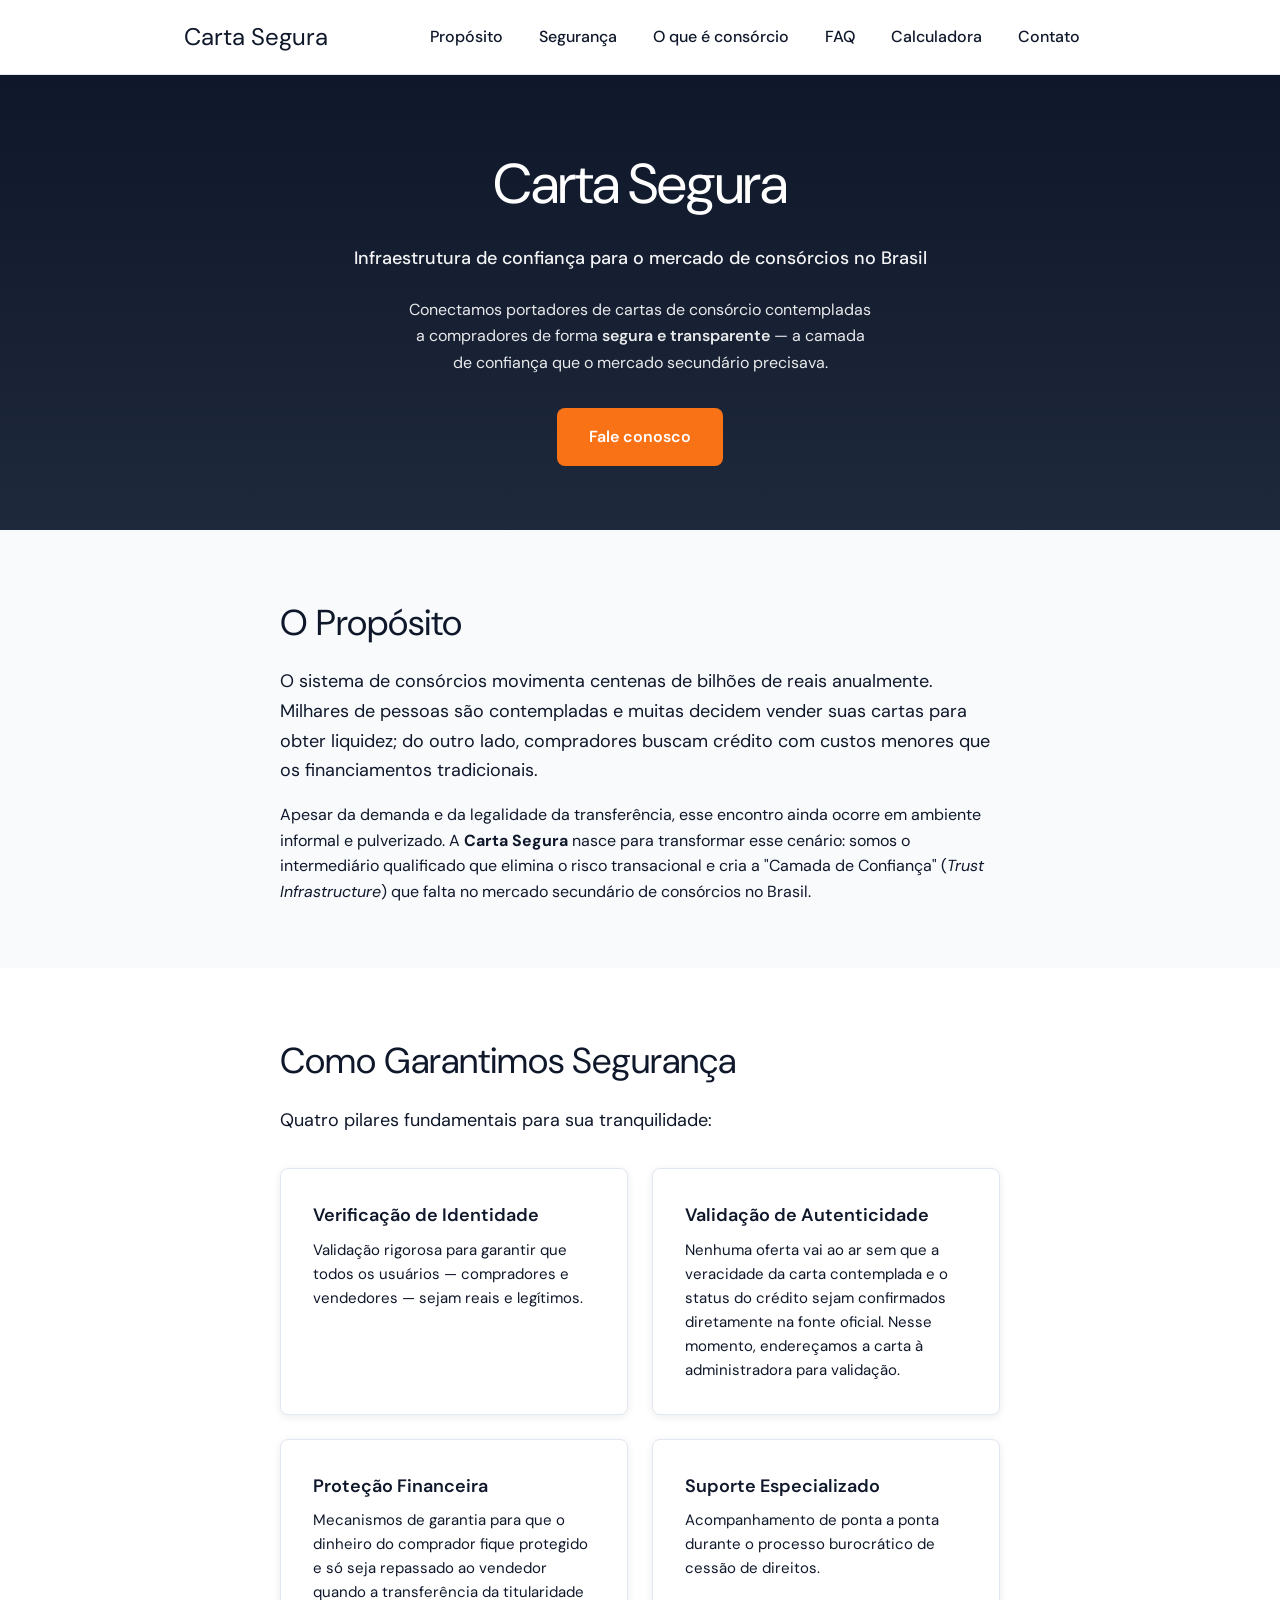
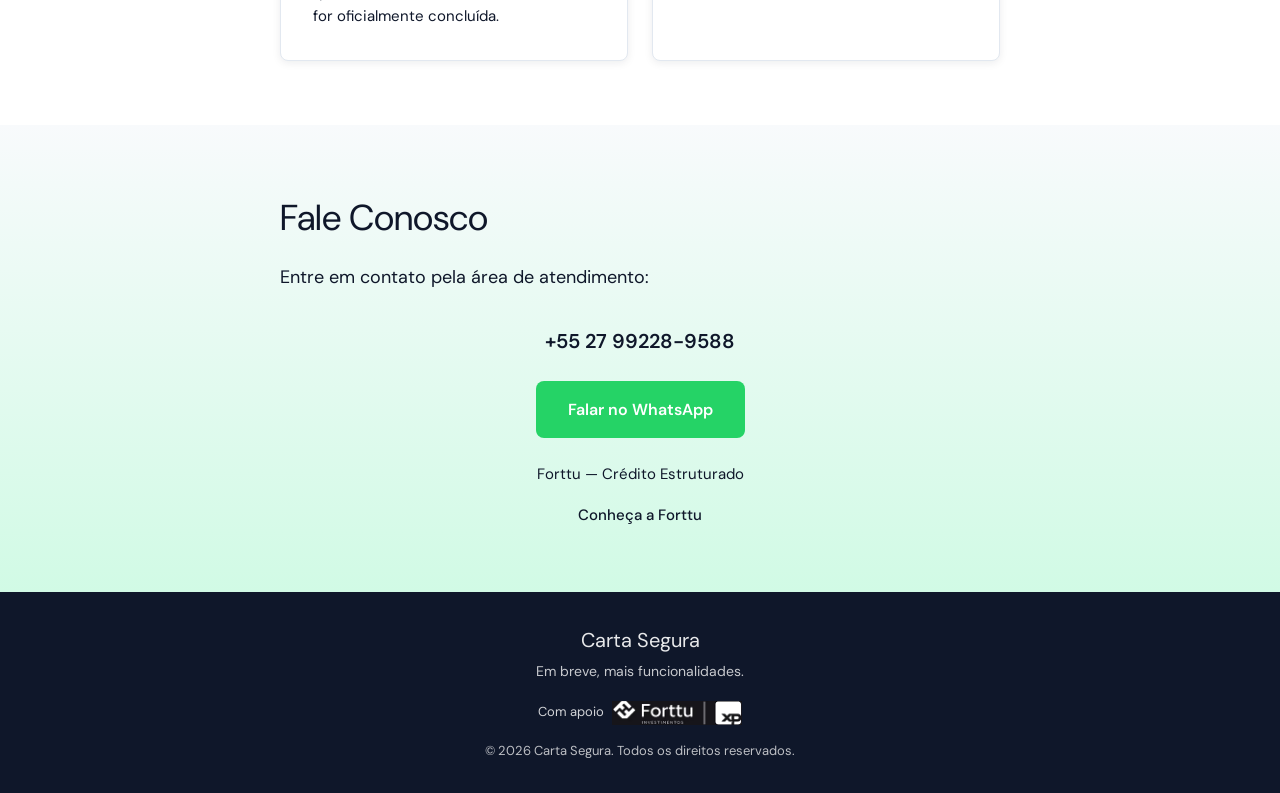
<file: index.html>
<!DOCTYPE html>
<html lang="pt-BR">
<head>
  <meta charset="UTF-8">
  <meta name="viewport" content="width=device-width, initial-scale=1.0">
  <meta name="description" content="Carta Segura é a infraestrutura de confiança para compra e venda de carta de consórcio contemplada. Validamos com a administradora, reduzimos fraudes e protegemos compradores e vendedores no mercado secundário de consórcios.">
  <title>Carta Segura — Compra e Venda Segura de Carta de Consórcio Contemplada</title>
  <link rel="canonical" href="https://www.cartasegura.com.br/">
  <meta property="og:title" content="Carta Segura — Compra e Venda Segura de Carta de Consórcio Contemplada">
  <meta property="og:description" content="Marketplace seguro para compra e venda de carta de consórcio contemplada com validação direta na administradora, proteção financeira e suporte especializado.">
  <meta property="og:type" content="website">
  <meta property="og:url" content="https://www.cartasegura.com.br/">
  <meta property="og:image" content="https://www.cartasegura.com.br/og-image-carta-segura.png">
  <meta name="twitter:card" content="summary_large_image">
  <meta name="twitter:title" content="Carta Segura — Compra e Venda Segura de Carta de Consórcio Contemplada">
  <meta name="twitter:description" content="Simule e negocie cartas de consórcio contempladas com segurança, transparência e validação junto à administradora.">
  <!-- Google tag (gtag.js) -->
  <script async src="https://www.googletagmanager.com/gtag/js?id=G-836F8RKCVV"></script>
  <script>
    window.dataLayer = window.dataLayer || [];
    function gtag(){dataLayer.push(arguments);}
    gtag('js', new Date());

    gtag('config', 'G-836F8RKCVV');
  </script>
  <link rel="stylesheet" href="css/style.css">
  <link rel="preconnect" href="https://fonts.googleapis.com">
  <link rel="preconnect" href="https://fonts.gstatic.com" crossorigin>
  <link href="https://fonts.googleapis.com/css2?family=DM+Sans:ital,opsz,wght@0,9..40,400;0,9..40,500;0,9..40,600&family=Instrument+Serif:ital@0;1&display=swap" rel="stylesheet">
  <script type="application/ld+json">
  {
    "@context": "https://schema.org",
    "@type": "Organization",
    "name": "Carta Segura",
    "url": "https://www.cartasegura.com.br/",
    "description": "Plataforma digital que conecta, com segurança e transparência, vendedores e compradores de cartas de consórcio contempladas.",
    "telephone": "+55-27-99228-9588",
    "sameAs": [
      "https://www.forttu.com.br/"
    ]
  }
  </script>
</head>
<body>
  <header class="header">
    <div class="header__inner">
      <a href="index.html" class="logo" aria-label="Carta Segura - Página inicial">Carta Segura</a>
      <button type="button" class="nav-toggle" aria-label="Abrir menu" aria-expanded="false">
        <span class="nav-toggle__bar"></span>
        <span class="nav-toggle__bar"></span>
        <span class="nav-toggle__bar"></span>
      </button>
      <nav class="nav" aria-label="Navegação principal">
        <ul class="nav__list">
          <li><a href="#proposito">Propósito</a></li>
          <li><a href="#seguranca">Segurança</a></li>
          <li><a href="o-que-e-consorcio.html">O que é consórcio</a></li>
          <li><a href="faq.html">FAQ</a></li>
          <li><a href="calculadora.html">Calculadora</a></li>
          <li><a href="#contato">Contato</a></li>
        </ul>
      </nav>
    </div>
  </header>

  <main>
    <section class="hero">
      <div class="hero__inner">
        <h1 class="hero__title">Carta Segura</h1>
        <p class="hero__tagline">Infraestrutura de confiança para o mercado de consórcios no Brasil</p>
        <p class="hero__sub">Conectamos portadores de cartas de consórcio contempladas a compradores de forma <strong>segura e transparente</strong> — a camada de confiança que o mercado secundário precisava.</p>
        <a href="#contato" class="btn btn--primary">Fale conosco</a>
      </div>
    </section>

    <section id="proposito" class="section section--alt">
      <div class="container">
        <h2 class="section__title">O Propósito</h2>
        <p class="section__lead">O sistema de consórcios movimenta centenas de bilhões de reais anualmente. Milhares de pessoas são contempladas e muitas decidem vender suas cartas para obter liquidez; do outro lado, compradores buscam crédito com custos menores que os financiamentos tradicionais.</p>
        <p>Apesar da demanda e da legalidade da transferência, esse encontro ainda ocorre em ambiente informal e pulverizado. A <strong>Carta Segura</strong> nasce para transformar esse cenário: somos o intermediário qualificado que elimina o risco transacional e cria a "Camada de Confiança" (<em>Trust Infrastructure</em>) que falta no mercado secundário de consórcios no Brasil.</p>
      </div>
    </section>

    <section id="seguranca" class="section">
      <div class="container">
        <h2 class="section__title">Como Garantimos Segurança</h2>
        <p class="section__lead">Quatro pilares fundamentais para sua tranquilidade:</p>
        <ul class="pillars">
          <li class="pillar">
            <h3 class="pillar__title">Verificação de Identidade</h3>
            <p class="pillar__text">Validação rigorosa para garantir que todos os usuários — compradores e vendedores — sejam reais e legítimos.</p>
          </li>
          <li class="pillar">
            <h3 class="pillar__title">Validação de Autenticidade</h3>
            <p class="pillar__text">Nenhuma oferta vai ao ar sem que a veracidade da carta contemplada e o status do crédito sejam confirmados diretamente na fonte oficial. Nesse momento, endereçamos a carta à administradora para validação.</p>
          </li>
          <li class="pillar">
            <h3 class="pillar__title">Proteção Financeira</h3>
            <p class="pillar__text">Mecanismos de garantia para que o dinheiro do comprador fique protegido e só seja repassado ao vendedor quando a transferência da titularidade for oficialmente concluída.</p>
          </li>
          <li class="pillar">
            <h3 class="pillar__title">Suporte Especializado</h3>
            <p class="pillar__text">Acompanhamento de ponta a ponta durante o processo burocrático de cessão de direitos.</p>
          </li>
        </ul>
      </div>
    </section>

    <section id="contato" class="section section--contact">
      <div class="container">
        <h2 class="section__title">Fale Conosco</h2>
        <p class="section__lead">Entre em contato pela área de atendimento:</p>
        <div class="contact">
          <a href="tel:+5527992289588" class="contact__link">+55 27 99228-9588</a>
          <a href="https://wa.me/5527992289588" class="btn btn--whatsapp" target="_blank" rel="noopener noreferrer">Falar no WhatsApp</a>
          <p class="contact__note">Forttu — Crédito Estruturado</p>
          <a href="https://www.forttu.com.br/" class="contact__forttu" target="_blank" rel="noopener noreferrer">Conheça a Forttu</a>
        </div>
      </div>
    </section>
  </main>

  <footer class="footer">
    <div class="footer__inner">
      <div class="footer__brand-line">
        <p class="footer__brand">Carta Segura</p>
        <p class="footer__copy">Em breve, mais funcionalidades.</p>
      </div>
      <div class="footer__sponsor">
        <span class="footer__sponsor-label">Com apoio</span>
        <a href="https://www.forttu.com.br/" target="_blank" rel="noopener noreferrer" class="footer__sponsor-link" aria-label="Forttu Investimentos - abrir site em nova aba">
          <img src="logo-forttu.avif" alt="Forttu Investimentos" class="footer__sponsor-logo">
        </a>
      </div>
      <p class="footer__copyright">© 2026 Carta Segura. Todos os direitos reservados.</p>
    </div>
  </footer>

  <script src="js/main.js"></script>
</body>
</html>
</file>
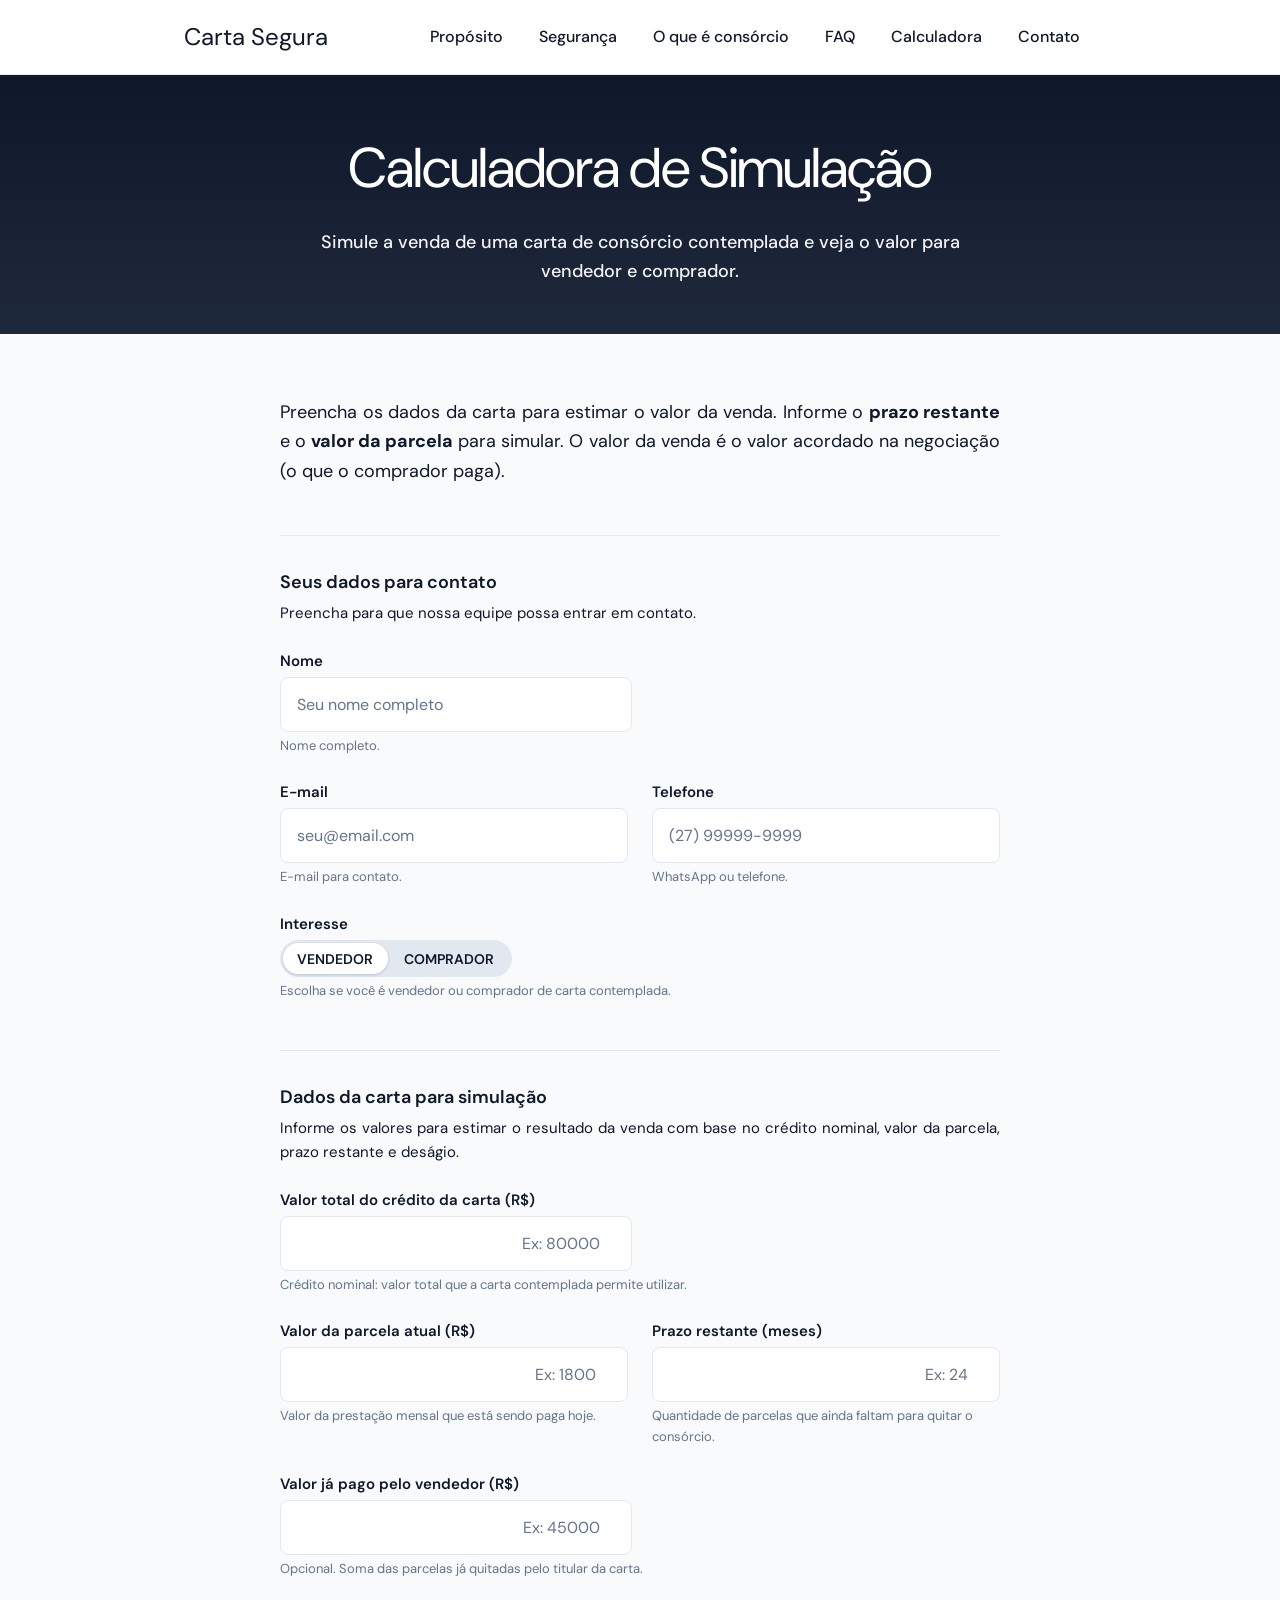
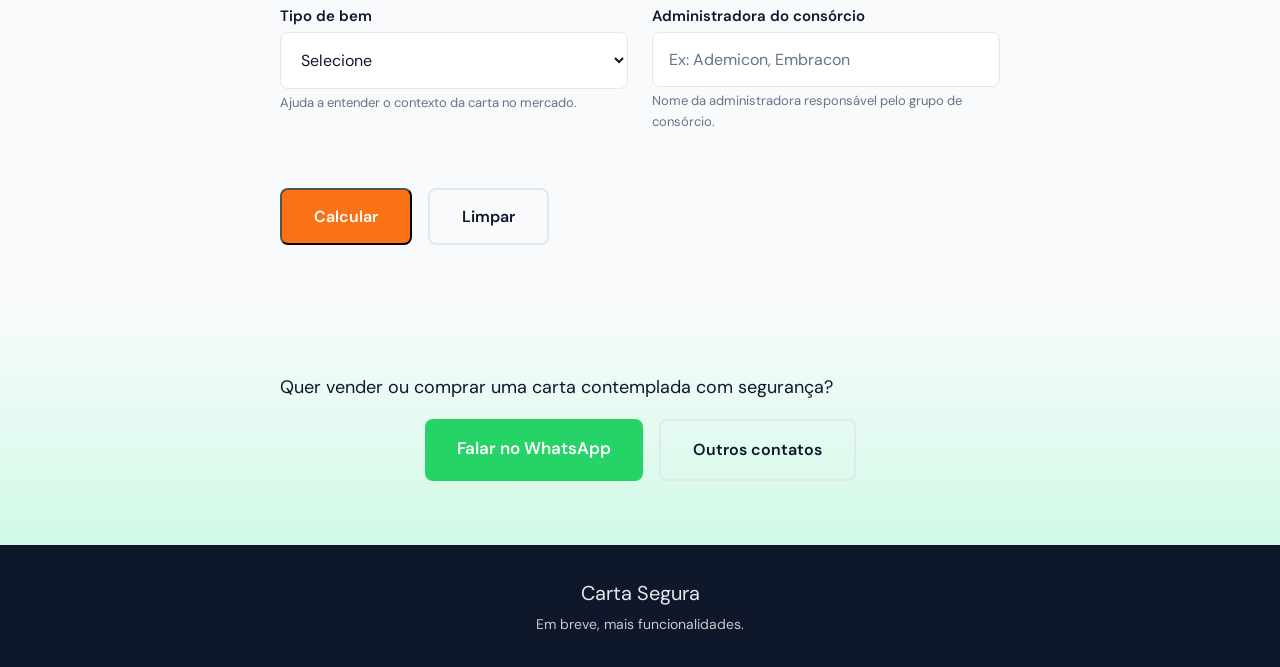
<file: calculadora.html>
<!DOCTYPE html>
<html lang="pt-BR">
<head>
  <meta charset="UTF-8">
  <meta name="viewport" content="width=device-width, initial-scale=1.0">
  <meta name="description" content="Simule a venda de uma carta de consórcio contemplada e veja o valor da venda, o lucro do vendedor e a vantagem do comprador. Envie seus dados para continuar a negociação pelo WhatsApp com a Carta Segura.">
  <title>Simulador de Venda de Carta de Consórcio Contemplada — Carta Segura</title>
  <link rel="canonical" href="https://www.cartasegura.com.br/calculadora.html">
  <meta property="og:title" content="Simulador de Venda de Carta de Consórcio Contemplada — Carta Segura">
  <meta property="og:description" content="Calculadora gratuita para estimar a venda de carta contemplada: valor da venda, lucro do vendedor e economia do comprador, com continuidade via WhatsApp.">
  <meta property="og:type" content="website">
  <meta property="og:url" content="https://www.cartasegura.com.br/calculadora.html">
  <meta property="og:image" content="https://www.cartasegura.com.br/og-image-carta-segura.png">
  <meta name="twitter:card" content="summary_large_image">
  <meta name="twitter:title" content="Simulador de Venda de Carta de Consórcio Contemplada — Carta Segura">
  <meta name="twitter:description" content="Simule a venda de sua carta contemplada e receba atendimento via WhatsApp com especialistas da Carta Segura.">
  <!-- Google tag (gtag.js) -->
  <script async src="https://www.googletagmanager.com/gtag/js?id=G-836F8RKCVV"></script>
  <script>
    window.dataLayer = window.dataLayer || [];
    function gtag(){dataLayer.push(arguments);}
    gtag('js', new Date());

    gtag('config', 'G-836F8RKCVV');
  </script>
  <link rel="stylesheet" href="css/style.css">
  <link rel="preconnect" href="https://fonts.googleapis.com">
  <link rel="preconnect" href="https://fonts.gstatic.com" crossorigin>
  <link href="https://fonts.googleapis.com/css2?family=DM+Sans:ital,opsz,wght@0,9..40,400;0,9..40,500;0,9..40,600;0,9..40,700&family=Instrument+Serif:ital@0;1&display=swap" rel="stylesheet">
</head>
<body>
  <header class="header">
    <div class="header__inner">
      <a href="index.html" class="logo" aria-label="Carta Segura - Página inicial">Carta Segura</a>
      <button type="button" class="nav-toggle" aria-label="Abrir menu" aria-expanded="false">
        <span class="nav-toggle__bar"></span>
        <span class="nav-toggle__bar"></span>
        <span class="nav-toggle__bar"></span>
      </button>
      <nav class="nav" aria-label="Navegação principal">
        <ul class="nav__list">
          <li><a href="index.html#proposito">Propósito</a></li>
          <li><a href="index.html#seguranca">Segurança</a></li>
          <li><a href="o-que-e-consorcio.html">O que é consórcio</a></li>
          <li><a href="faq.html">FAQ</a></li>
          <li><a href="calculadora.html">Calculadora</a></li>
          <li><a href="index.html#contato">Contato</a></li>
        </ul>
      </nav>
    </div>
  </header>

  <main>
    <section class="hero hero--compact">
      <div class="hero__inner">
        <h1 class="hero__title">Calculadora de Simulação</h1>
        <p class="hero__tagline">Simule a venda de uma carta de consórcio contemplada e veja o valor para vendedor e comprador.</p>
      </div>
    </section>

    <section class="section section--alt">
      <div class="container container--prose">
        <p class="section__lead">Preencha os dados da carta para estimar o valor da venda. Informe o <strong>prazo restante</strong> e o <strong>valor da parcela</strong> para simular. O valor da venda é o valor acordado na negociação (o que o comprador paga).</p>

        <form id="calc-form" class="calc-form" novalidate>
          <div class="calc-form-divider">
            <h3 class="calc-form-divider__title">Seus dados para contato</h3>
            <p class="calc-form-divider__desc">Preencha para que nossa equipe possa entrar em contato.</p>
          </div>
          <div class="calc-field">
            <label class="calc-field__label" for="contato-nome">Nome</label>
            <input type="text" id="contato-nome" class="calc-field__input" placeholder="Seu nome completo" required autocomplete="name" aria-describedby="contato-nome-desc">
            <span id="contato-nome-desc" class="calc-field__hint">Nome completo.</span>
          </div>
          <div class="calc-field-row">
            <div class="calc-field">
              <label class="calc-field__label" for="contato-email">E-mail</label>
              <input type="email" id="contato-email" class="calc-field__input" placeholder="seu@email.com" required autocomplete="email" aria-describedby="contato-email-desc">
              <span id="contato-email-desc" class="calc-field__hint">E-mail para contato.</span>
            </div>
            <div class="calc-field">
              <label class="calc-field__label" for="contato-telefone">Telefone</label>
              <input type="tel" id="contato-telefone" class="calc-field__input" placeholder="(27) 99999-9999" required autocomplete="tel" aria-describedby="contato-telefone-desc">
              <span id="contato-telefone-desc" class="calc-field__hint">WhatsApp ou telefone.</span>
            </div>
          </div>
          <div class="calc-field">
            <label class="calc-field__label" for="contato-interesse">Interesse</label>
            <div class="calc-toggle" role="radiogroup" aria-describedby="contato-interesse-desc">
              <button type="button" class="calc-toggle__option is-active" data-value="vender" aria-pressed="true">
                VENDEDOR
              </button>
              <button type="button" class="calc-toggle__option" data-value="comprar" aria-pressed="false">
                COMPRADOR
              </button>
              <input type="hidden" id="contato-interesse" name="contato-interesse" value="vender" required>
            </div>
            <span id="contato-interesse-desc" class="calc-field__hint">Escolha se você é vendedor ou comprador de carta contemplada.</span>
          </div>

          <div id="dados-carta-section" hidden>
            <div class="calc-form-divider">
              <h3 class="calc-form-divider__title">Dados da carta para simulação</h3>
              <p class="calc-form-divider__desc">Informe os valores para estimar o resultado da venda com base no crédito nominal, valor da parcela, prazo restante e deságio.</p>
            </div>
            <div class="calc-field calc-field--number">
              <label class="calc-field__label" for="valor-credito">Valor total do crédito da carta (R$)</label>
              <input type="number" id="valor-credito" class="calc-field__input" min="0" step="1000" placeholder="Ex: 80000" required aria-describedby="valor-credito-desc">
              <span id="valor-credito-desc" class="calc-field__hint">Crédito nominal: valor total que a carta contemplada permite utilizar.</span>
            </div>
            <div class="calc-field-row">
              <div class="calc-field calc-field--number">
                <label class="calc-field__label" for="valor-parcela">Valor da parcela atual (R$)</label>
                <input type="number" id="valor-parcela" class="calc-field__input" min="0" step="100" placeholder="Ex: 1800" required aria-describedby="valor-parcela-desc">
                <span id="valor-parcela-desc" class="calc-field__hint">Valor da prestação mensal que está sendo paga hoje.</span>
              </div>
              <div class="calc-field calc-field--number">
                <label class="calc-field__label" for="prazo-restante">Prazo restante (meses)</label>
                <input type="number" id="prazo-restante" class="calc-field__input" min="1" step="1" placeholder="Ex: 24" required aria-describedby="prazo-restante-desc">
                <span id="prazo-restante-desc" class="calc-field__hint">Quantidade de parcelas que ainda faltam para quitar o consórcio.</span>
              </div>
            </div>
            <div class="calc-field calc-field--number">
              <label class="calc-field__label" for="valor-pago">Valor já pago pelo vendedor (R$)</label>
              <input type="number" id="valor-pago" class="calc-field__input" min="0" step="1000" placeholder="Ex: 45000" aria-describedby="valor-pago-desc">
              <span id="valor-pago-desc" class="calc-field__hint">Opcional. Soma das parcelas já quitadas pelo titular da carta.</span>
            </div>
            <div class="calc-field-row">
              <div class="calc-field">
                <label class="calc-field__label" for="tipo-bem-vendedor">Tipo de bem</label>
                <select id="tipo-bem-vendedor" class="calc-field__input" aria-describedby="tipo-bem-vendedor-desc">
                  <option value="">Selecione</option>
                  <option value="Imóvel">Imóvel</option>
                  <option value="Automóvel">Automóvel</option>
                  <option value="Veículo pesado">Veículo pesado</option>
                  <option value="Outro">Outro</option>
                </select>
                <span id="tipo-bem-vendedor-desc" class="calc-field__hint">Ajuda a entender o contexto da carta no mercado.</span>
              </div>
              <div class="calc-field">
                <label class="calc-field__label" for="administradora-consorcio">Administradora do consórcio</label>
                <input type="text" id="administradora-consorcio" class="calc-field__input" placeholder="Ex: Ademicon, Embracon" aria-describedby="administradora-consorcio-desc">
                <span id="administradora-consorcio-desc" class="calc-field__hint">Nome da administradora responsável pelo grupo de consórcio.</span>
              </div>
            </div>
          </div>

          <div id="perfil-compra-section">
            <div class="calc-form-divider">
              <h3 class="calc-form-divider__title">Perfil de compra (opcional)</h3>
              <p class="calc-form-divider__desc">Se você também está avaliando a compra de uma carta, preencha para enriquecer a simulação.</p>
            </div>
            <div class="calc-field-row">
            <div class="calc-field calc-field--number">
                <label class="calc-field__label" for="comprador-valor-credito">Valor de crédito desejado (R$)</label>
                <input type="number" id="comprador-valor-credito" class="calc-field__input" min="0" step="1000" placeholder="Ex: 80000" aria-describedby="comprador-valor-credito-desc">
                <span id="comprador-valor-credito-desc" class="calc-field__hint">Quanto você gostaria de ter em crédito para compra do bem.</span>
              </div>
            <div class="calc-field calc-field--number">
                <label class="calc-field__label" for="comprador-capital-disponivel">Capital disponível para entrada (R$)</label>
                <input type="number" id="comprador-capital-disponivel" class="calc-field__input" min="0" step="1000" placeholder="Ex: 20000" aria-describedby="comprador-capital-disponivel-desc">
                <span id="comprador-capital-disponivel-desc" class="calc-field__hint">Quanto você tem hoje para investir na compra da carta.</span>
              </div>
            </div>
            <div class="calc-field-row">
              <div class="calc-field">
                <label class="calc-field__label" for="comprador-finalidade">Finalidade da compra</label>
                <select id="comprador-finalidade" class="calc-field__input" aria-describedby="comprador-finalidade-desc">
                  <option value="">Selecione</option>
                  <option value="Uso próprio">Uso próprio</option>
                  <option value="Investimento para aluguel">Investimento para aluguel</option>
                  <option value="Complementação de crédito">Complementação de crédito</option>
                  <option value="Outro">Outro</option>
                </select>
                <span id="comprador-finalidade-desc" class="calc-field__hint">Como você pretende utilizar o crédito.</span>
              </div>
              <div class="calc-field">
                <label class="calc-field__label" for="comprador-tipo-bem">Tipo de bem do interesse</label>
                <select id="comprador-tipo-bem" class="calc-field__input" aria-describedby="comprador-tipo-bem-desc">
                  <option value="">Selecione</option>
                  <option value="Imóvel">Imóvel</option>
                  <option value="Automóvel">Automóvel</option>
                  <option value="Veículo pesado">Veículo pesado</option>
                  <option value="Outro">Outro</option>
                </select>
                <span id="comprador-tipo-bem-desc" class="calc-field__hint">Ajuda a direcionar melhor a análise da Carta Segura.</span>
              </div>
            </div>
          </div>
          <div class="calc-actions">
            <button type="submit" class="btn btn--primary" id="btn-calcular" hidden>Calcular</button>
            <a href="https://wa.me/5527992289588" id="btn-whatsapp-form" class="btn btn--whatsapp js-whatsapp-enrich" target="_blank" rel="noopener noreferrer">
              Falar com especialista no WhatsApp
            </a>
            <button type="reset" class="btn btn--secondary">Limpar</button>
          </div>
        </form>

        <div id="calc-result" class="calc-result" aria-live="polite" hidden>
          <h2 class="section__title">Resultado da simulação</h2>

          <div class="calc-result__values-wrapper">
            <div class="calc-result__values calc-views">
              <div class="calc-view calc-view--vendedor" id="view-vendedor">
                <h3 class="calc-view__title">Para quem está vendendo</h3>
                <p class="calc-view__tagline">Veja o saldo bom, o deságio aplicado e o valor sugerido de venda</p>
                <dl class="calc-result__list">
                  <div class="calc-result__row">
                    <dt>Crédito nominal da carta</dt>
                    <dd id="result-vendedor-credito">—</dd>
                  </div>
                  <div class="calc-result__row">
                    <dt>Saldo devedor restante</dt>
                    <dd id="result-vendedor-saldo-devedor">—</dd>
                  </div>
                  <div class="calc-result__row calc-result__row--highlight">
                    <dt>Saldo bom (crédito − saldo devedor)</dt>
                    <dd id="result-vendedor-saldo-bom">—</dd>
                  </div>
                  <div class="calc-result__row">
                    <dt>Valor que você já pagou (investido)</dt>
                    <dd id="result-vendedor-investido">—</dd>
                  </div>
                  <div class="calc-result__row">
                    <dt>Deságio aplicado sobre o saldo bom</dt>
                    <dd id="result-vendedor-desagio">—</dd>
                  </div>
                  <div class="calc-result__row calc-result__row--highlight calc-result__row--positive">
                    <dt>Valor sugerido de venda da carta</dt>
                    <dd id="result-vendedor-valor-venda">—</dd>
                  </div>
                  <div class="calc-result__row calc-result__row--muted">
                    <dt>Lucro estimado em relação ao que você já pagou</dt>
                    <dd id="result-lucro-vendedor">—</dd>
                  </div>
                </dl>
                <p class="calc-view__takeaway" id="takeaway-vendedor">Com base no crédito, saldo devedor e deságio escolhido, esta é uma estimativa de valor de mercado para a sua carta.</p>
              </div>

              <div class="calc-view calc-view--comprador" id="view-comprador">
                <h3 class="calc-view__title">Para quem está comprando</h3>
                <p class="calc-view__tagline">Compare quanto investe, o crédito que recebe e se o capital disponível é suficiente</p>
                <dl class="calc-result__list">
                  <div class="calc-result__row">
                    <dt>Crédito que você obtém com a carta</dt>
                    <dd id="result-comprador-credito">—</dd>
                  </div>
                  <div class="calc-result__row">
                    <dt>Valor sugerido a investir nesta carta</dt>
                    <dd id="result-comprador-paga">—</dd>
                  </div>
                  <div class="calc-result__row">
                    <dt>Seu capital disponível para investir</dt>
                    <dd id="result-comprador-capital-disponivel">—</dd>
                  </div>
                  <div class="calc-result__row calc-result__row--highlight calc-result__row--positive calc-result__row--hidden" id="row-economia">
                    <dt>Economia em relação ao valor de face do crédito</dt>
                    <dd id="result-economia">—</dd>
                  </div>
                </dl>
                <p class="calc-view__takeaway" id="takeaway-comprador">Você adquire um crédito à vista pagando menos que em um empréstimo ou financiamento tradicional.</p>
              </div>
            </div>
            <div class="calc-result__overlay">
              <p class="calc-result__overlay-text">Para uma simulação personalizada e valores exatos, fale conosco no WhatsApp.</p>
              <a href="https://wa.me/5527992289588" class="btn btn--whatsapp btn--whatsapp-lg js-whatsapp-enrich" target="_blank" rel="noopener noreferrer">Abrir WhatsApp</a>
            </div>
          </div>

          <p class="calc-result__disclaimer">Simulação meramente informativa. Para operações reais e números precisos, entre em contato pela administradora do grupo ou <a href="https://wa.me/5527992289588" class="js-whatsapp-enrich" target="_blank" rel="noopener noreferrer">fale conosco no WhatsApp</a>.</p>
        </div>
      </div>
    </section>

    <section class="section section--contact">
      <div class="container">
        <p class="section__lead">Quer vender ou comprar uma carta contemplada com segurança?</p>
        <div class="contact-ctas">
          <a href="https://wa.me/5527992289588" class="btn btn--whatsapp btn--whatsapp-lg js-whatsapp-enrich" target="_blank" rel="noopener noreferrer">Falar no WhatsApp</a>
          <a href="index.html#contato" class="btn btn--secondary">Outros contatos</a>
        </div>
      </div>
    </section>
  </main>

  <footer class="footer">
    <div class="footer__inner">
      <p class="footer__brand">Carta Segura</p>
      <p class="footer__copy">Em breve, mais funcionalidades.</p>
    </div>
  </footer>

  <script src="js/calculadora.js"></script>
  <script src="js/main.js"></script>
</body>
</html>
</file>
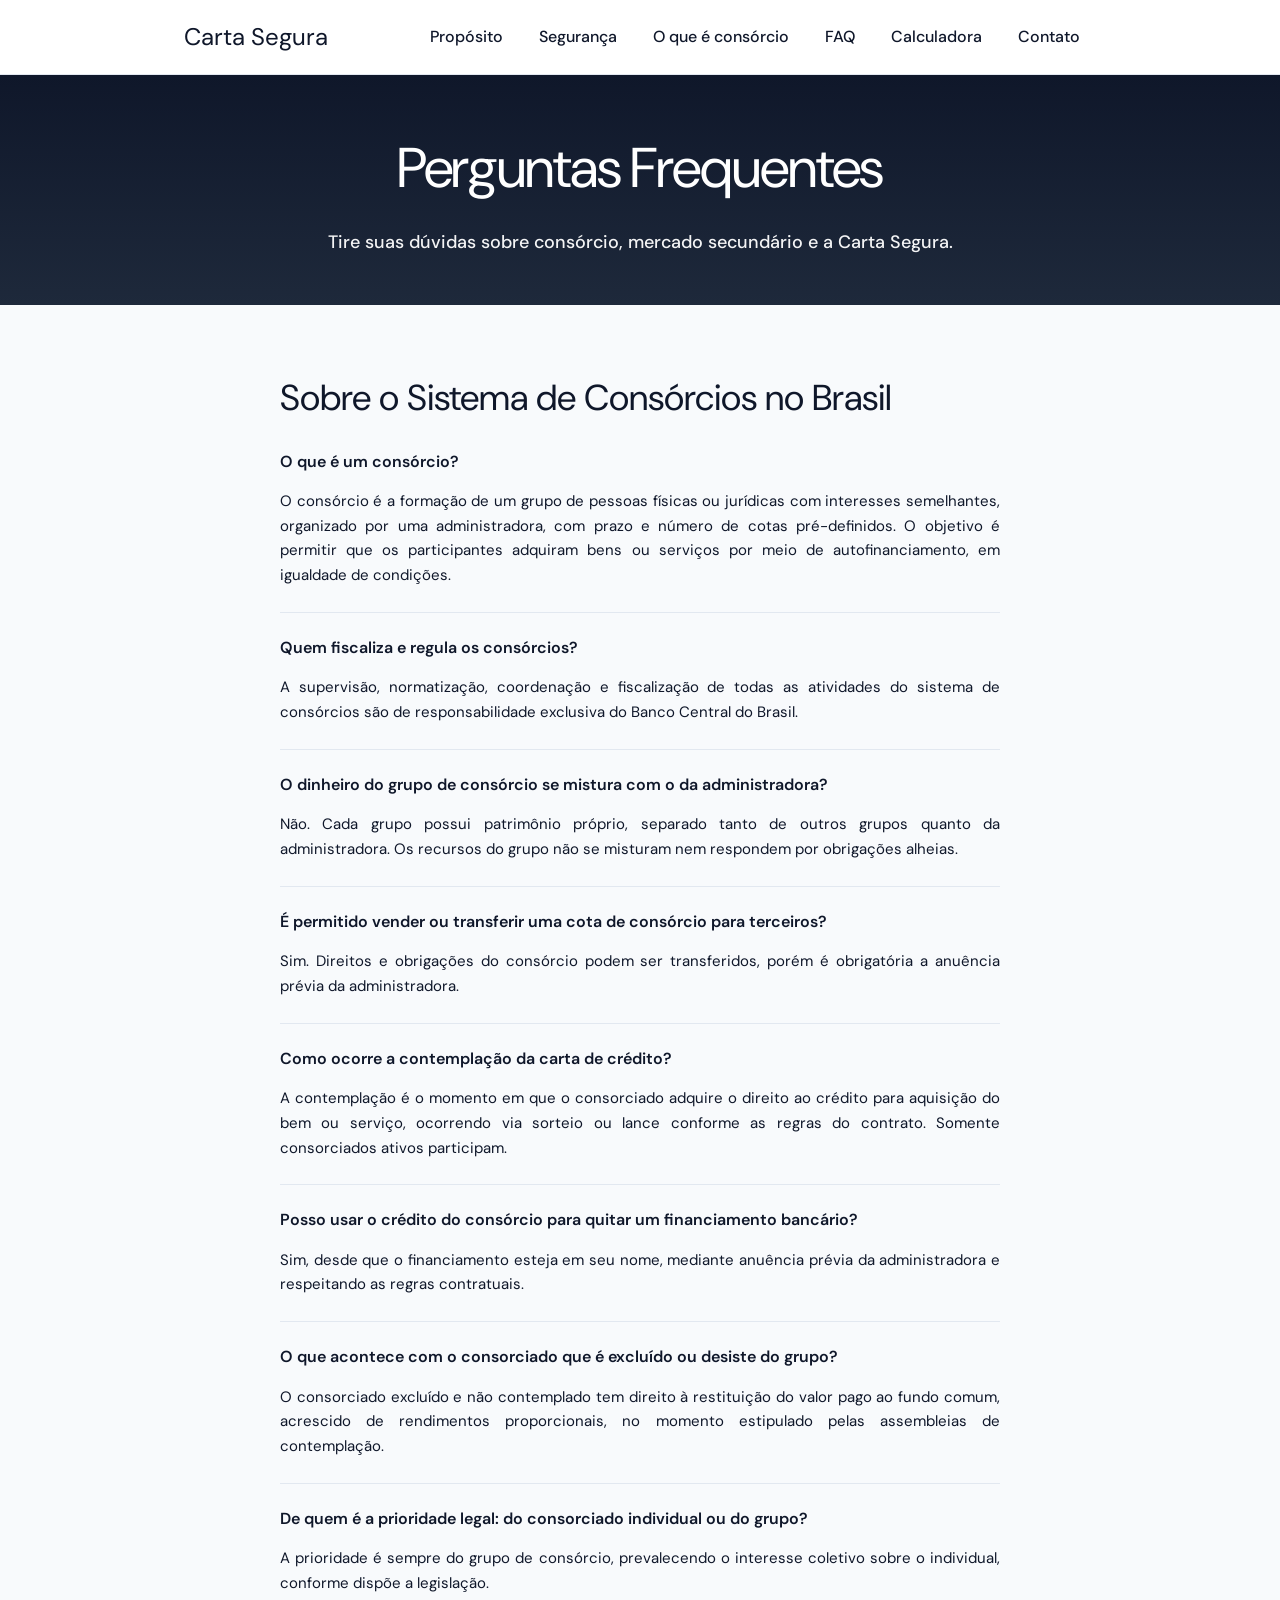
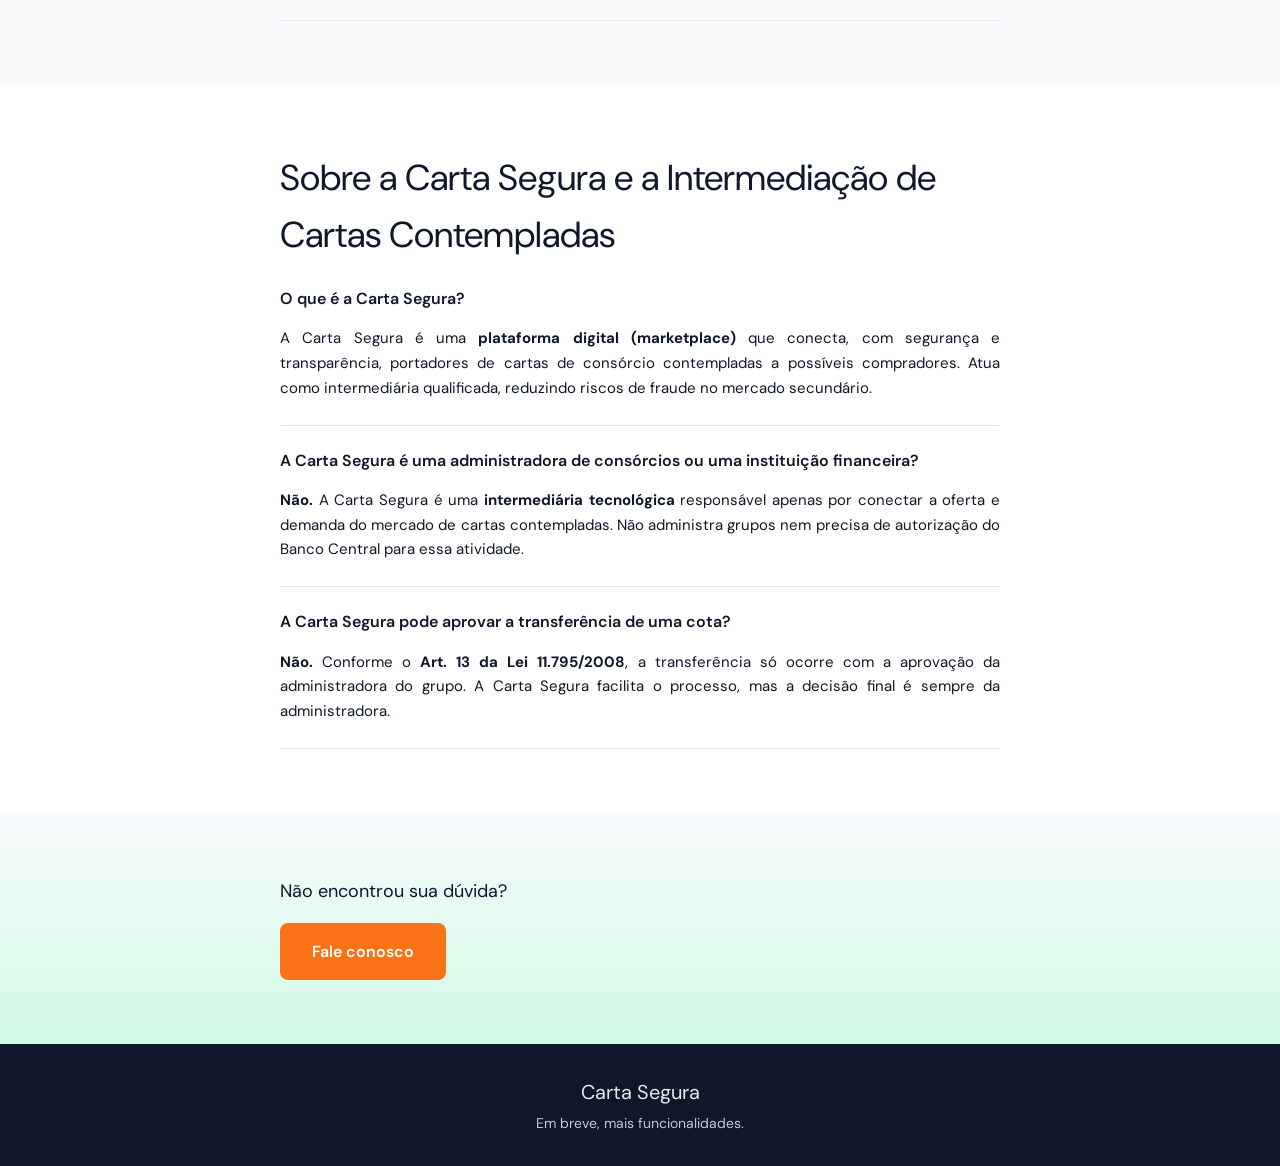
<file: faq.html>
<!DOCTYPE html>
<html lang="pt-BR">
<head>
  <meta charset="UTF-8">
  <meta name="viewport" content="width=device-width, initial-scale=1.0">
  <meta name="description" content="Perguntas frequentes sobre consórcios no Brasil, mercado secundário de cartas contempladas e o papel da Carta Segura como intermediária tecnológica segura.">
  <title>Perguntas Frequentes sobre Consórcios e Cartas Contempladas — Carta Segura</title>
  <link rel="canonical" href="https://www.cartasegura.com.br/faq.html">
  <meta property="og:title" content="Perguntas Frequentes sobre Consórcios e Cartas Contempladas — Carta Segura">
  <meta property="og:description" content="FAQ sobre sistema de consórcios, cartas contempladas, mercado secundário e como a Carta Segura aumenta a segurança na compra e venda.">
  <meta property="og:type" content="FAQPage">
  <meta property="og:url" content="https://www.cartasegura.com.br/faq.html">
  <meta property="og:image" content="https://www.cartasegura.com.br/og-image-carta-segura.png">
  <meta name="twitter:card" content="summary_large_image">
  <meta name="twitter:title" content="Perguntas Frequentes sobre Consórcios e Cartas Contempladas — Carta Segura">
  <meta name="twitter:description" content="Principais dúvidas sobre consórcios, cartas contempladas e a atuação da Carta Segura no mercado secundário.">
  <!-- Google tag (gtag.js) -->
  <script async src="https://www.googletagmanager.com/gtag/js?id=G-836F8RKCVV"></script>
  <script>
    window.dataLayer = window.dataLayer || [];
    function gtag(){dataLayer.push(arguments);}
    gtag('js', new Date());

    gtag('config', 'G-836F8RKCVV');
  </script>
  <link rel="stylesheet" href="css/style.css">
  <link rel="preconnect" href="https://fonts.googleapis.com">
  <link rel="preconnect" href="https://fonts.gstatic.com" crossorigin>
  <link href="https://fonts.googleapis.com/css2?family=DM+Sans:ital,opsz,wght@0,9..40,400;0,9..40,500;0,9..40,600;0,9..40,700&family=Instrument+Serif:ital@0;1&display=swap" rel="stylesheet">
</head>
<body>
  <header class="header">
    <div class="header__inner">
      <a href="index.html" class="logo" aria-label="Carta Segura - Página inicial">Carta Segura</a>
      <button type="button" class="nav-toggle" aria-label="Abrir menu" aria-expanded="false">
        <span class="nav-toggle__bar"></span>
        <span class="nav-toggle__bar"></span>
        <span class="nav-toggle__bar"></span>
      </button>
      <nav class="nav" aria-label="Navegação principal">
        <ul class="nav__list">
          <li><a href="index.html#proposito">Propósito</a></li>
          <li><a href="index.html#seguranca">Segurança</a></li>
          <li><a href="o-que-e-consorcio.html">O que é consórcio</a></li>
          <li><a href="faq.html">FAQ</a></li>
          <li><a href="calculadora.html">Calculadora</a></li>
          <li><a href="index.html#contato">Contato</a></li>
        </ul>
      </nav>
    </div>
  </header>

  <main>
    <section class="hero hero--compact">
      <div class="hero__inner">
        <h1 class="hero__title">Perguntas Frequentes</h1>
        <p class="hero__tagline">Tire suas dúvidas sobre consórcio, mercado secundário e a Carta Segura.</p>
      </div>
    </section>

    <section class="section section--alt">
      <div class="container container--prose">
        <h2 class="section__title">Sobre o Sistema de Consórcios no Brasil</h2>
        <div class="faq-list">
          <div class="faq-item">
            <p class="faq-item__q">O que é um consórcio?</p>
            <p class="faq-item__a">O consórcio é a formação de um grupo de pessoas físicas ou jurídicas com interesses semelhantes, organizado por uma administradora, com prazo e número de cotas pré-definidos. O objetivo é permitir que os participantes adquiram bens ou serviços por meio de autofinanciamento, em igualdade de condições.</p>
          </div>
          <div class="faq-item">
            <p class="faq-item__q">Quem fiscaliza e regula os consórcios?</p>
            <p class="faq-item__a">A supervisão, normatização, coordenação e fiscalização de todas as atividades do sistema de consórcios são de responsabilidade exclusiva do Banco Central do Brasil.</p>
          </div>
          <div class="faq-item">
            <p class="faq-item__q">O dinheiro do grupo de consórcio se mistura com o da administradora?</p>
            <p class="faq-item__a">Não. Cada grupo possui patrimônio próprio, separado tanto de outros grupos quanto da administradora. Os recursos do grupo não se misturam nem respondem por obrigações alheias.</p>
          </div>
          <div class="faq-item">
            <p class="faq-item__q">É permitido vender ou transferir uma cota de consórcio para terceiros?</p>
            <p class="faq-item__a">Sim. Direitos e obrigações do consórcio podem ser transferidos, porém é obrigatória a anuência prévia da administradora.</p>
          </div>
          <div class="faq-item">
            <p class="faq-item__q">Como ocorre a contemplação da carta de crédito?</p>
            <p class="faq-item__a">A contemplação é o momento em que o consorciado adquire o direito ao crédito para aquisição do bem ou serviço, ocorrendo via sorteio ou lance conforme as regras do contrato. Somente consorciados ativos participam.</p>
          </div>
          <div class="faq-item">
            <p class="faq-item__q">Posso usar o crédito do consórcio para quitar um financiamento bancário?</p>
            <p class="faq-item__a">Sim, desde que o financiamento esteja em seu nome, mediante anuência prévia da administradora e respeitando as regras contratuais.</p>
          </div>
          <div class="faq-item">
            <p class="faq-item__q">O que acontece com o consorciado que é excluído ou desiste do grupo?</p>
            <p class="faq-item__a">O consorciado excluído e não contemplado tem direito à restituição do valor pago ao fundo comum, acrescido de rendimentos proporcionais, no momento estipulado pelas assembleias de contemplação.</p>
          </div>
          <div class="faq-item">
            <p class="faq-item__q">De quem é a prioridade legal: do consorciado individual ou do grupo?</p>
            <p class="faq-item__a">A prioridade é sempre do grupo de consórcio, prevalecendo o interesse coletivo sobre o individual, conforme dispõe a legislação.</p>
          </div>
        </div>
      </div>
    </section>

    <section class="section">
      <div class="container container--prose">
        <h2 class="section__title">Sobre a Carta Segura e a Intermediação de Cartas Contempladas</h2>
        <div class="faq-list">
          <div class="faq-item">
            <p class="faq-item__q">O que é a Carta Segura?</p>
            <p class="faq-item__a">A Carta Segura é uma <strong>plataforma digital (marketplace)</strong> que conecta, com segurança e transparência, portadores de cartas de consórcio contempladas a possíveis compradores. Atua como intermediária qualificada, reduzindo riscos de fraude no mercado secundário.</p>
          </div>
          <div class="faq-item">
            <p class="faq-item__q">A Carta Segura é uma administradora de consórcios ou uma instituição financeira?</p>
            <p class="faq-item__a"><strong>Não.</strong> A Carta Segura é uma <strong>intermediária tecnológica</strong> responsável apenas por conectar a oferta e demanda do mercado de cartas contempladas. Não administra grupos nem precisa de autorização do Banco Central para essa atividade.</p>
          </div>
          <div class="faq-item">
            <p class="faq-item__q">A Carta Segura pode aprovar a transferência de uma cota?</p>
            <p class="faq-item__a"><strong>Não.</strong> Conforme o <strong>Art. 13 da Lei 11.795/2008</strong>, a transferência só ocorre com a aprovação da administradora do grupo. A Carta Segura facilita o processo, mas a decisão final é sempre da administradora.</p>
          </div>
        </div>
      </div>
    </section>

    <section class="section section--contact">
      <div class="container">
        <p class="section__lead">Não encontrou sua dúvida?</p>
        <a href="index.html#contato" class="btn btn--primary">Fale conosco</a>
      </div>
    </section>
  </main>

  <script type="application/ld+json">
  {
    "@context": "https://schema.org",
    "@type": "FAQPage",
    "mainEntity": [
      {
        "@type": "Question",
        "name": "O que é um consórcio?",
        "acceptedAnswer": {
          "@type": "Answer",
          "text": "O consórcio é a formação de um grupo de pessoas físicas ou jurídicas com interesses semelhantes, organizado por uma administradora, com prazo e número de cotas pré-definidos. O objetivo é permitir que os participantes adquiram bens ou serviços por meio de autofinanciamento, em igualdade de condições."
        }
      },
      {
        "@type": "Question",
        "name": "Quem fiscaliza e regula os consórcios?",
        "acceptedAnswer": {
          "@type": "Answer",
          "text": "A supervisão, normatização, coordenação e fiscalização de todas as atividades do sistema de consórcios são de responsabilidade exclusiva do Banco Central do Brasil."
        }
      },
      {
        "@type": "Question",
        "name": "O dinheiro do grupo de consórcio se mistura com o da administradora?",
        "acceptedAnswer": {
          "@type": "Answer",
          "text": "Não. Cada grupo possui patrimônio próprio, separado tanto de outros grupos quanto da administradora. Os recursos do grupo não se misturam nem respondem por obrigações alheias."
        }
      },
      {
        "@type": "Question",
        "name": "É permitido vender ou transferir uma cota de consórcio para terceiros?",
        "acceptedAnswer": {
          "@type": "Answer",
          "text": "Sim. Direitos e obrigações do consórcio podem ser transferidos, porém é obrigatória a anuência prévia da administradora."
        }
      },
      {
        "@type": "Question",
        "name": "O que é a Carta Segura?",
        "acceptedAnswer": {
          "@type": "Answer",
          "text": "A Carta Segura é uma plataforma digital (marketplace) que conecta, com segurança e transparência, portadores de cartas de consórcio contempladas a possíveis compradores. Atua como intermediária qualificada, reduzindo riscos de fraude no mercado secundário."
        }
      }
    ]
  }
  </script>

  <footer class="footer">
    <div class="footer__inner">
      <p class="footer__brand">Carta Segura</p>
      <p class="footer__copy">Em breve, mais funcionalidades.</p>
      <p class="footer__
</file>
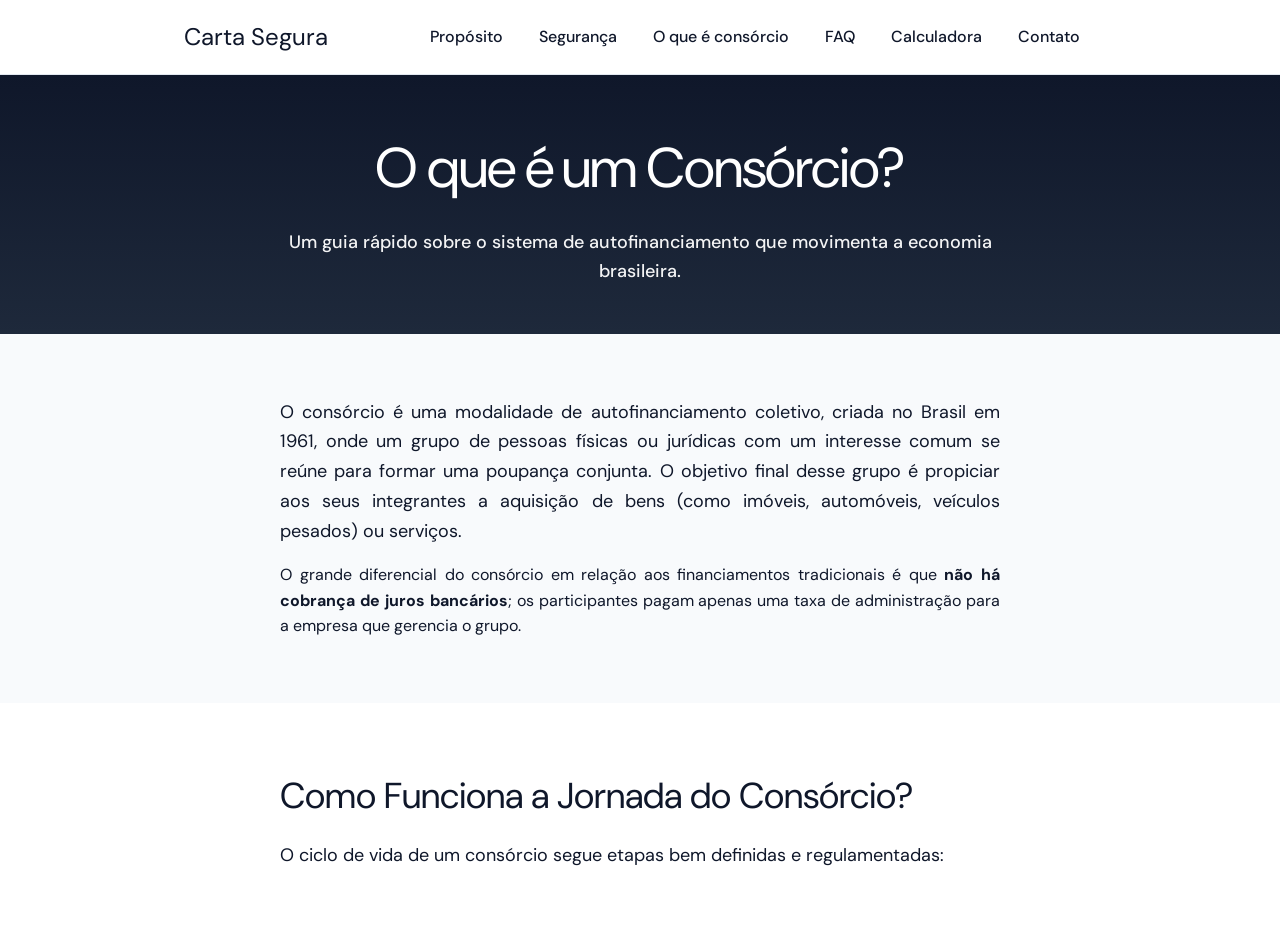
<file: o-que-e-consorcio.html>
<!DOCTYPE html>
<html lang="pt-BR">
<head>
  <meta charset="UTF-8">
  <meta name="viewport" content="width=device-width, initial-scale=1.0">
  <meta name="description" content="Entenda o que é consórcio, carta contemplada e mercado secundário. Saiba como funciona a transferência de cotas, a base legal (Lei 11.795/2008) e como a Carta Segura aumenta a segurança dessas operações.">
  <title>O que é Consórcio e Carta Contemplada? Guia Completo — Carta Segura</title>
  <link rel="canonical" href="https://www.cartasegura.com.br/o-que-e-consorcio.html">
  <meta property="og:title" content="O que é Consórcio e Carta Contemplada? Guia Completo — Carta Segura">
  <meta property="og:description" content="Guia sobre consórcios no Brasil, cartas contempladas, mercado secundário, riscos e como vender ou comprar com mais segurança.">
  <meta property="og:type" content="article">
  <meta property="og:url" content="https://www.cartasegura.com.br/o-que-e-consorcio.html">
  <meta property="og:image" content="https://www.cartasegura.com.br/og-image-carta-segura.png">
  <meta name="twitter:card" content="summary_large_image">
  <meta name="twitter:title" content="O que é Consórcio e Carta Contemplada? Guia Completo — Carta Segura">
  <meta name="twitter:description" content="Saiba o que é consórcio, como funciona a carta contemplada e como operar com segurança no mercado secundário.">
  <!-- Google tag (gtag.js) -->
  <script async src="https://www.googletagmanager.com/gtag/js?id=G-836F8RKCVV"></script>
  <script>
    window.dataLayer = window.dataLayer || [];
    function gtag(){dataLayer.push(arguments);}
    gtag('js', new Date());

    gtag('config', 'G-836F8RKCVV');
  </script>
  <link rel="stylesheet" href="css/style.css">
  <link rel="preconnect" href="https://fonts.googleapis.com">
  <link rel="preconnect" href="https://fonts.gstatic.com" crossorigin>
  <link href="https://fonts.googleapis.com/css2?family=DM+Sans:ital,opsz,wght@0,9..40,400;0,9..40,500;0,9..40,600;0,9..40,700&family=Instrument+Serif:ital@0;1&display=swap" rel="stylesheet">
  <script type="application/ld+json">
  {
    "@context": "https://schema.org",
    "@type": "Article",
    "headline": "O que é consórcio e carta contemplada? Guia completo",
    "description": "Guia sobre o sistema de consórcios no Brasil, cartas contempladas, mercado secundário e base legal.",
    "author": {
      "@type": "Organization",
      "name": "Carta Segura"
    },
    "publisher": {
      "@type": "Organization",
      "name": "Carta Segura"
    },
    "mainEntityOfPage": {
      "@type": "WebPage",
      "@id": "https://www.cartasegura.com.br/o-que-e-consorcio.html"
    }
  }
  </script>
</head>
<body>
  <header class="header">
    <div class="header__inner">
      <a href="index.html" class="logo" aria-label="Carta Segura - Página inicial">Carta Segura</a>
      <button type="button" class="nav-toggle" aria-label="Abrir menu" aria-expanded="false">
        <span class="nav-toggle__bar"></span>
        <span class="nav-toggle__bar"></span>
        <span class="nav-toggle__bar"></span>
      </button>
      <nav class="nav" aria-label="Navegação principal">
        <ul class="nav__list">
          <li><a href="index.html#proposito">Propósito</a></li>
          <li><a href="index.html#seguranca">Segurança</a></li>
          <li><a href="o-que-e-consorcio.html">O que é consórcio</a></li>
          <li><a href="faq.html">FAQ</a></li>
          <li><a href="calculadora.html">Calculadora</a></li>
          <li><a href="index.html#contato">Contato</a></li>
        </ul>
      </nav>
    </div>
  </header>

  <main>
    <section class="hero hero--compact">
      <div class="hero__inner">
        <h1 class="hero__title">O que é um Consórcio?</h1>
        <p class="hero__tagline">Um guia rápido sobre o sistema de autofinanciamento que movimenta a economia brasileira.</p>
      </div>
    </section>

    <article class="section section--alt">
      <div class="container container--prose">
        <p class="section__lead">O consórcio é uma modalidade de autofinanciamento coletivo, criada no Brasil em 1961, onde um grupo de pessoas físicas ou jurídicas com um interesse comum se reúne para formar uma poupança conjunta. O objetivo final desse grupo é propiciar aos seus integrantes a aquisição de bens (como imóveis, automóveis, veículos pesados) ou serviços.</p>
        <p>O grande diferencial do consórcio em relação aos financiamentos tradicionais é que <strong>não há cobrança de juros bancários</strong>; os participantes pagam apenas uma taxa de administração para a empresa que gerencia o grupo.</p>
      </div>
    </article>

    <section class="section">
      <div class="container container--prose">
        <h2 class="section__title">Como Funciona a Jornada do Consórcio?</h2>
        <p class="section__lead">O ciclo de vida de um consórcio segue etapas bem definidas e regulamentadas:</p>
        <ol class="prose__list prose__
</file>
<file: css/style.css>
/* Carta Segura — design system */
:root {
  /* Cores de Fundo e Superfície (Transparência e Limpeza) */
  --background: #ffffff;
  --surface: #f8fafc;
  --surface-border: #e2e8f0;

  /* Azul Marinho Escuro (Segurança e Solidez Financeira) */
  --primary-navy: #0f172a;
  --sidebar-navy: #1e293b;

  /* Verde Validação (Garantia anti-fraude e Status) */
  --verified-green: #10b981;
  --verified-bg: #d1fae5;

  /* Laranja/Coral (Botões de Ação e Fluxo de Transação) */
  --accent-orange: #f97316;
  --accent-hover: #ea580c;

  /* Tipografia (Legibilidade) */
  --text-main: #0f172a;
  --text-muted: #64748b;

  /* Contato WhatsApp (cor de marca) */
  --color-whatsapp: #25d366;

  /* Layout e tipografia */
  --font-sans: "DM Sans", system-ui, sans-serif;
  --font-serif: "DM Sans", system-ui, sans-serif;
  --space-xs: 0.25rem;
  --space-sm: 0.5rem;
  --space-md: 1rem;
  --space-lg: 1.5rem;
  --space-xl: 2rem;
  --space-2xl: 3rem;
  --space-3xl: 4rem;
  --max-width: 720px;
  --max-width-wide: 960px;
  --radius: 8px;
  --shadow: 0 2px 8px rgba(15, 23, 42, 0.08);
  --shadow-lg: 0 8px 24px rgba(15, 23, 42, 0.12);
}

*,
*::before,
*::after {
  box-sizing: border-box;
}

html {
  scroll-behavior: smooth;
}

body {
  margin: 0;
  font-family: var(--font-sans);
  font-size: 1rem;
  line-height: 1.6;
  color: var(--text-main);
  background: var(--surface);
}

/* Header */
.header {
  position: sticky;
  top: 0;
  z-index: 100;
  background: var(--background);
  border-bottom: 1px solid var(--surface-border);
}

.header__inner {
  max-width: var(--max-width-wide);
  margin: 0 auto;
  padding: var(--space-md) var(--space-lg);
  display: flex;
  align-items: center;
  justify-content: space-between;
}

.logo {
  font-family: var(--font-serif);
  font-size: 1.5rem;
  font-weight: 400;
  color: var(--primary-navy);
  text-decoration: none;
}

.logo:hover {
  color: var(--sidebar-navy);
}

.nav-toggle {
  display: flex;
  flex-direction: column;
  gap: 5px;
  padding: var(--space-sm);
  background: none;
  border: none;
  cursor: pointer;
  color: var(--text-main);
}

.nav-toggle__bar {
  width: 22px;
  height: 2px;
  background: currentColor;
  border-radius: 1px;
  transition: transform 0.2s, opacity 0.2s;
}

.nav-toggle[aria-expanded="true"] .nav-toggle__bar:nth-child(1) {
  transform: translateY(7px) rotate(45deg);
}

.nav-toggle[aria-expanded="true"] .nav-toggle__bar:nth-child(2) {
  opacity: 0;
}

.nav-toggle[aria-expanded="true"] .nav-toggle__bar:nth-child(3) {
  transform: translateY(-7px) rotate(-45deg);
}

.nav__list {
  list-style: none;
  margin: 0;
  padding: 0;
  display: none;
}

.nav__list a {
  color: var(--text-main);
  text-decoration: none;
  font-weight: 500;
  padding: var(--space-sm) var(--space-md);
  display: block;
}

.nav__list a:hover {
  color: var(--primary-navy);
}

@media (min-width: 768px) {
  .nav-toggle {
    display: none;
  }

  .nav__list {
    display: flex;
    gap: var(--space-xs);
  }

  .nav__list a {
    padding: var(--space-sm) var(--space-md);
  }
}

/* Hero */
.hero {
  background: linear-gradient(180deg, var(--primary-navy) 0%, var(--sidebar-navy) 100%);
  color: #fff;
  padding: var(--space-3xl) var(--space-lg);
  text-align: center;
}

.hero__inner {
  max-width: var(--max-width);
  margin: 0 auto;
}

.hero__title {
  font-family: var(--font-serif);
  font-size: clamp(2.25rem, 6vw, 3.5rem);
  font-weight: 400;
  margin: 0 0 var(--space-md);
  letter-spacing: -0.02em;
}

.hero__tagline {
  font-size: 1.125rem;
  opacity: 0.95;
  margin: 0 0 var(--space-lg);
  font-weight: 500;
}

.hero__sub {
  font-size: 1rem;
  opacity: 0.9;
  margin: 0 0 var(--space-xl);
  max-width: 42ch;
  margin-left: auto;
  margin-right: auto;
  line-height: 1.65;
}

.hero__sub strong {
  font-weight: 600;
}

.hero--compact {
  padding: var(--space-2xl) var(--space-lg);
}

.hero--compact .hero__tagline {
  margin-bottom: 0;
}

/* Buttons */
.btn {
  display: inline-block;
  padding: var(--space-md) var(--space-xl);
  font-family: var(--font-sans);
  font-size: 1rem;
  font-weight: 600;
  text-decoration: none;
  border-radius: var(--radius);
  cursor: pointer;
  transition: background 0.2s, color 0.2s, transform 0.15s;
}

.btn--primary {
  background: var(--accent-orange);
  color: #fff;
}

.btn--primary:hover {
  background: var(--accent-hover);
  color: #fff;
}

.btn--whatsapp {
  background: var(--color-whatsapp);
  color: #fff;
  border: none;
}

.btn--whatsapp:hover {
  background: #20bd5a;
  color: #fff;
  filter: brightness(1.05);
}

.btn--secondary {
  background: transparent;
  color: var(--primary-navy);
  border: 2px solid var(--surface-border);
}

.btn--secondary:hover {
  background: var(--surface);
  border-color: var(--primary-navy);
}

/* Calculadora */
.calc-form {
  margin-top: var(--space-xl);
}

.calc-field {
  margin-bottom: var(--space-lg);
}

.calc-field-row {
  display: grid;
  gap: var(--space-lg);
}

@media (min-width: 480px) {
  .calc-field-row {
    grid-template-columns: 1fr 1fr;
  }
}

.calc-field__label {
  display: block;
  font-size: 0.9375rem;
  font-weight: 600;
  color: var(--primary-navy);
  margin-bottom: var(--space-xs);
}

.calc-field__input {
  width: 100%;
  max-width: 22rem;
  padding: var(--space-md);
  font-family: var(--font-sans);
  font-size: 1rem;
  border: 1px solid var(--surface-border);
  border-radius: var(--radius);
  color: var(--text-main);
  background: var(--background);
}

.calc-field__input:focus {
  outline: none;
  border-color: var(--accent-orange);
  box-shadow: 0 0 0 3px rgba(249, 115, 22, 0.15);
}

.calc-field__input::placeholder {
  color: var(--text-muted);
}

.calc-field__hint {
  display: block;
  font-size: 0.8125rem;
  color: var(--text-muted);
  margin-top: var(--space-xs);
}

.calc-field--number .calc-field__input {
  text-align: right;
  font-variant-numeric: tabular-nums;
}

.calc-form-divider {
  margin: var(--space-2xl) 0 var(--space-lg);
  padding-top: var(--space-xl);
  border-top: 1px solid var(--surface-border);
}

.calc-form-divider__title {
  font-size: 1.125rem;
  font-weight: 600;
  color: var(--primary-navy);
  margin: 0 0 var(--space-xs);
}

.calc-form-divider__desc {
  font-size: 0.9375rem;
  color: var(--text-muted);
  margin: 0;
}

.calc-field__radios {
  margin: 0;
  padding: var(--space-md) 0;
  border: none;
}

.calc-radio {
  display: flex;
  align-items: center;
  gap: var(--space-sm);
  cursor: pointer;
  padding: var(--space-sm) 0;
  font-size: 1rem;
  color: var(--text-main);
}

.calc-radio input {
  width: 1.125rem;
  height: 1.125rem;
  margin: 0;
  accent-color: var(--accent-orange);
}

.calc-radio span {
  flex: 1;
}

.calc-toggle {
  display: inline-flex;
  align-items: center;
  padding: 3px;
  border-radius: 999px;
  background: #e2e8f0;
  gap: 2px;
}

.calc-toggle__option {
  border: none;
  background: transparent;
  color: var(--primary-navy);
  font-family: var(--font-sans);
  font-size: 0.875rem;
  font-weight: 600;
  padding: 0.4rem 0.9rem;
  border-radius: 999px;
  cursor: pointer;
  transition: background 0.15s ease, color 0.15s ease, transform 0.1s ease;
}

.calc-toggle__option.is-active {
  background: #fff;
  color: var(--primary-navy);
  box-shadow: 0 1px 3px rgba(15, 23, 42, 0.18);
}

.calc-toggle__option:focus-visible {
  outline: 2px solid var(--accent-orange);
  outline-offset: 2px;
}

.sr-only {
  position: absolute;
  width: 1px;
  height: 1px;
  padding: 0;
  margin: -1px;
  overflow: hidden;
  clip: rect(0, 0, 0, 0);
  white-space: nowrap;
  border: 0;
}

.calc-actions {
  display: flex;
  flex-wrap: wrap;
  gap: var(--space-md);
  margin-top: var(--space-xl);
}

.calc-result {
  margin-top: var(--space-2xl);
  padding: var(--space-xl);
  background: var(--background);
  border: 1px solid var(--surface-border);
  border-radius: var(--radius);
  box-shadow: var(--shadow);
}

.calc-result__list {
  margin: 0;
  padding: 0;
  list-style: none;
}

.calc-result__row {
  display: flex;
  flex-wrap: wrap;
  justify-content: space-between;
  align-items: baseline;
  gap: var(--space-sm);
  padding: var(--space-md) 0;
  border-bottom: 1px solid var(--surface-border);
}

.calc-result__row:last-of-type {
  border-bottom: none;
}

.calc-result__row--highlight dd {
  font-size: 1.25rem;
  font-weight: 700;
  color: var(--primary-navy);
}

.calc-result__row dt {
  margin: 0;
  font-size: 0.9375rem;
  font-weight: 500;
  color: var(--text-main);
}

.calc-result__row dd {
  margin: 0;
  font-size: 1rem;
  font-weight: 600;
  color: var(--primary-navy);
}

.calc-result__row--muted dd {
  font-weight: 500;
  color: var(--verified-green);
}

.calc-result__row--hidden {
  display: none;
}

.calc-result__disclaimer {
  margin: var(--space-lg) 0 0;
  padding-top: var(--space-lg);
  border-top: 1px solid var(--surface-border);
  font-size: 0.8125rem;
  color: var(--text-muted);
}

.calc-result__disclaimer a {
  color: var(--color-whatsapp);
  font-weight: 600;
  text-decoration: none;
}

.calc-result__disclaimer a:hover {
  text-decoration: underline;
}

.calc-result__values-wrapper {
  position: relative;
  margin-top: var(--space-xl);
}

.calc-result__values {
  filter: blur(5px);
  user-select: none;
  pointer-events: none;
  transition: filter 0.3s ease;
}

.calc-result__overlay {
  position: absolute;
  inset: 0;
  display: flex;
  flex-direction: column;
  align-items: center;
  justify-content: center;
  gap: var(--space-lg);
  padding: var(--space-xl);
  background: rgba(255, 255, 255, 0.85);
  border-radius: var(--radius);
}

.calc-result__overlay-text {
  margin: 0;
  font-size: 1rem;
  font-weight: 600;
  color: var(--primary-navy);
  text-align: center;
  max-width: 22rem;
}

.btn--whatsapp-lg {
  padding: var(--space-md) var(--space-xl);
  font-size: 1.0625rem;
}

.contact-ctas {
  display: flex;
  flex-wrap: wrap;
  gap: var(--space-md);
  justify-content: center;
  margin-top: var(--space-md);
}

.calc-views {
  display: grid;
  gap: var(--space-xl);
  margin-top: var(--space-xl);
}

@media (min-width: 640px) {
  .calc-views {
    grid-template-columns: 1fr 1fr;
  }
}

.calc-view {
  padding: var(--space-xl);
  background: var(--surface);
  border-radius: var(--radius);
  border: 1px solid var(--surface-border);
}

.calc-view--vendedor {
  border-left: 4px solid var(--accent-orange);
}

.calc-view--comprador {
  border-left: 4px solid var(--verified-green);
}

.calc-view__title {
  font-family: var(--font-serif);
  font-size: 1.25rem;
  font-weight: 400;
  color: var(--primary-navy);
  margin: 0 0 var(--space-xs);
}

.calc-view__tagline {
  font-size: 0.875rem;
  color: var(--text-muted);
  margin: 0 0 var(--space-lg);
  line-height: 1.4;
}

.calc-view__takeaway {
  margin: var(--space-lg) 0 0;
  padding-top: var(--space-md);
  border-top: 1px solid var(--surface-border);
  font-size: 0.9375rem;
  color: var(--text-main);
  line-height: 1.5;
}

.calc-result__row--positive dd {
  color: var(--verified-green);
}

/* Sections */
.section {
  padding: var(--space-3xl) var(--space-lg);
  background: var(--background);
}

.section--alt {
  background: var(--surface);
}

.section--contact {
  background: linear-gradient(180deg, var(--surface) 0%, var(--verified-bg) 100%);
}

.container {
  max-width: var(--max-width);
  margin: 0 auto;
}

.section__title {
  font-family: var(--font-serif);
  font-size: clamp(1.75rem, 4vw, 2.25rem);
  font-weight: 400;
  color: var(--primary-navy);
  margin: 0 0 var(--space-md);
}

.section__lead {
  font-size: 1.125rem;
  color: var(--text-muted);
  margin: 0 0 var(--space-lg);
  line-height: 1.65;
}

.section p {
  margin: 0 0 var(--space-md);
  color: var(--text-main);
}

.section p:last-child {
  margin-bottom: 0;
}

/* Prose (páginas de conteúdo) */
.container--prose {
  max-width: var(--max-width);
}

.container--prose p,
.container--prose li {
  text-align: justify;
}

.prose__list {
  margin: var(--space-lg) 0;
  padding-left: 1.5rem;
  color: var(--text-main);
  line-height: 1.7;
}

.prose__list li {
  margin-bottom: var(--space-sm);
}

.prose__list li:last-child {
  margin-bottom: 0;
}

.prose__list ul {
  margin-top: var(--space-sm);
  margin-bottom: var(--space-sm);
  padding-left: 1.25rem;
}

.prose__list--numbered {
  list-style: decimal;
}

.prose__list--stats {
  list-style: disc;
}

.prose__note {
  margin: var(--space-xl) 0 0;
  padding: var(--space-lg);
  background: var(--verified-bg);
  border-left: 4px solid var(--verified-green);
  border-radius: var(--radius);
  font-size: 0.9375rem;
  color: var(--text-main);
}

.prose__note strong {
  color: var(--primary-navy);
}

/* FAQ */
.faq-list {
  margin: var(--space-lg) 0 0;
  padding: 0;
  list-style: none;
}

.faq-item {
  border-bottom: 1px solid var(--surface-border);
  padding: var(--space-lg) 0;
}

.faq-item:first-child {
  padding-top: 0;
}

.faq-item__q {
  margin: 0;
  font-size: 1rem;
  font-weight: 600;
  color: var(--primary-navy);
  line-height: 1.4;
}

.faq-item__a {
  margin: var(--space-sm) 0 0;
  font-size: 0.9375rem;
  color: var(--text-main);
  line-height: 1.65;
}

.faq-item__a:last-child {
  margin-bottom: 0;
}

.faq-item__a strong {
  color: var(--primary-navy);
}

/* Pillars */
.pillars {
  list-style: none;
  margin: var(--space-xl) 0 0;
  padding: 0;
  display: grid;
  gap: var(--space-lg);
}

.pillar {
  background: var(--background);
  padding: var(--space-xl);
  border-radius: var(--radius);
  border: 1px solid var(--surface-border);
  box-shadow: var(--shadow);
}

.pillar__title {
  font-size: 1.125rem;
  font-weight: 600;
  color: var(--primary-navy);
  margin: 0 0 var(--space-sm);
}

.pillar__text {
  margin: 0;
  font-size: 0.9375rem;
  color: var(--text-muted);
  line-height: 1.6;
}

@media (min-width: 640px) {
  .pillars {
    grid-template-columns: repeat(2, 1fr);
  }
}

/* Contact */
.contact {
  margin-top: var(--space-xl);
  text-align: center;
}

.contact__link {
  display: block;
  font-size: 1.25rem;
  font-weight: 600;
  color: var(--primary-navy);
  text-decoration: none;
  margin-bottom: var(--space-lg);
}

.contact__link:hover {
  text-decoration: underline;
}

.contact .btn--whatsapp {
  margin-bottom: var(--space-lg);
}

.contact__note {
  font-size: 0.9375rem;
  color: var(--text-muted);
  margin-bottom: var(--space-md);
}

.contact__forttu {
  font-size: 0.9375rem;
  color: var(--primary-navy);
  text-decoration: none;
  font-weight: 500;
}

.contact__forttu:hover {
  text-decoration: underline;
}

/* Footer */
.footer {
  background: var(--primary-navy);
  color: rgba(255, 255, 255, 0.9);
  padding: var(--space-xl) var(--space-lg);
  text-align: center;
}

.footer__inner {
  max-width: var(--max-width-wide);
  margin: 0 auto;
}

.footer__brand {
  font-family: var(--font-serif);
  font-size: 1.25rem;
  margin: 0 0 var(--space-xs);
}

.footer__copy {
  font-size: 0.875rem;
  opacity: 0.85;
  margin: 0;
}

.footer__brand-line {
  margin-bottom: var(--space-md);
}

.footer__sponsor {
  display: inline-flex;
  align-items: center;
  gap: var(--space-sm);
}

.footer__sponsor-label {
  font-size: 0.8125rem;
  opacity: 0.9;
}

.footer__sponsor-logo {
  height: 24px;
  width: auto;
  display: block;
  filter: brightness(1.05);
}

.footer__copyright {
  font-size: 0.8125rem;
  opacity: 0.8;
  margin: var(--space-md) 0 0;
}

/* Mobile nav open */
.nav.is-open .nav__list {
  display: block;
  position: absolute;
  top: 100%;
  left: 0;
  right: 0;
  background: var(--background);
  border-bottom: 1px solid var(--surface-border);
  padding: var(--space-md);
  box-shadow: var(--shadow-lg);
}

.nav.is-open .nav__list li {
  border-bottom: 1px solid var(--surface-border);
}

.nav.is-open .nav__list li:last-child {
  border-bottom: none;
}

.nav.is-open .nav__list a {
  padding: var(--space-md);
}
</file>
